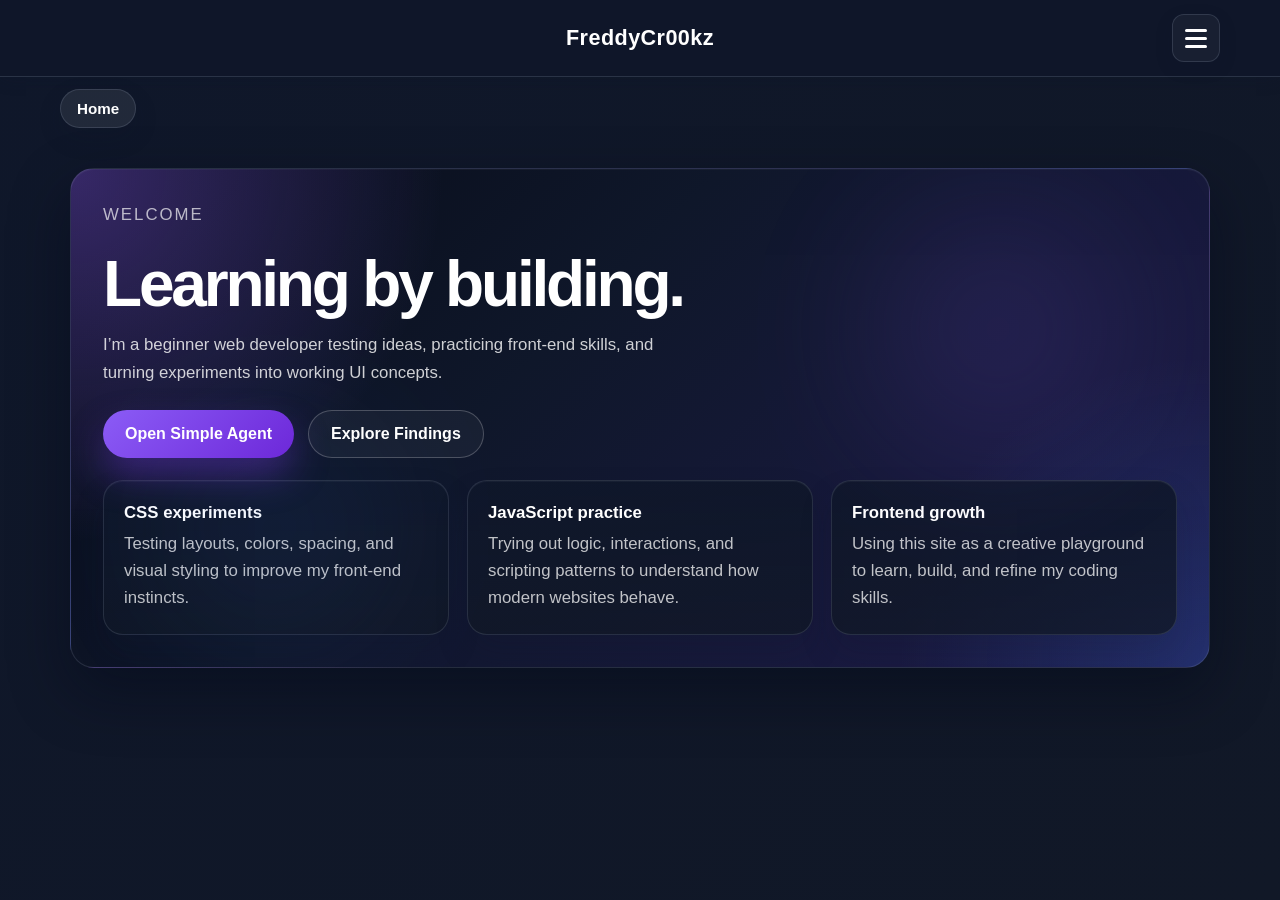
<file: index.html>
<!DOCTYPE html>
<html lang="en">
  <!--
    Home page
    Landing screen with premium hero section, intro copy, and quick links.
  -->
  <head>
    <meta charset="UTF-8" />
    <meta name="viewport" content="width=device-width, initial-scale=1.0" />
    <title>Home</title>
    <link rel="stylesheet" href="stylesheet.css" />
  </head>
  <body>
    <nav class="navbar">
      <div class="navbar-container">
        <div class="logo">FreddyCr00kz</div>

        <button class="burger" id="burgerBtn" aria-label="Open menu" aria-expanded="false">
          <span></span>
          <span></span>
          <span></span>
        </button>

        <ul class="nav-menu" id="navMenu">
          <li><a href="./">Home</a></li>
          <li><a href="HTML/agent.html">Simple Agent</a></li>
          <li class="nav-item nav-dropdown">
            <button type="button" class="nav-dropdown-toggle" aria-expanded="false" aria-controls="findings-menu">
              Findings
            </button>
            <ul class="nav-submenu" id="findings-menu">
              <li><a href="HTML/services.html#core-findings">Core references</a></li>
              <li><a href="HTML/services.html#quick-wins">Helpful scripts</a></li>
            </ul>
          </li>
          <li><a href="HTML/contact.html">About</a></li>
        </ul>
      </div>
    </nav>

    <div class="page-top-bar">
      <nav class="breadcrumb" aria-label="Breadcrumb">
        <a href="./">Home</a>
      </nav>
    </div>

    <main class="page-shell">
      <section class="hero section">
        <div class="hero-content">
          <p class="eyebrow">Welcome</p>
          <h1>Learning by building.</h1>
          <p>I’m a beginner web developer testing ideas, practicing front-end skills, and turning experiments into working UI concepts.</p>
          <div class="hero-actions">
            <a class="primary-button" href="HTML/agent.html">Open Simple Agent</a>
            <a class="secondary-button" href="HTML/services.html">Explore Findings</a>
          </div>
        </div>

        <div class="feature-grid">
          <article class="feature-card">
            <h3>CSS experiments</h3>
            <p>Testing layouts, colors, spacing, and visual styling to improve my front-end instincts.</p>
          </article>
          <article class="feature-card">
            <h3>JavaScript practice</h3>
            <p>Trying out logic, interactions, and scripting patterns to understand how modern websites behave.</p>
          </article>
          <article class="feature-card">
            <h3>Frontend growth</h3>
            <p>Using this site as a creative playground to learn, build, and refine my coding skills.</p>
          </article>
        </div>
      </section>
    </main>

    <script src="JS/burger.js"></script>
  </body>
</html>
</file>
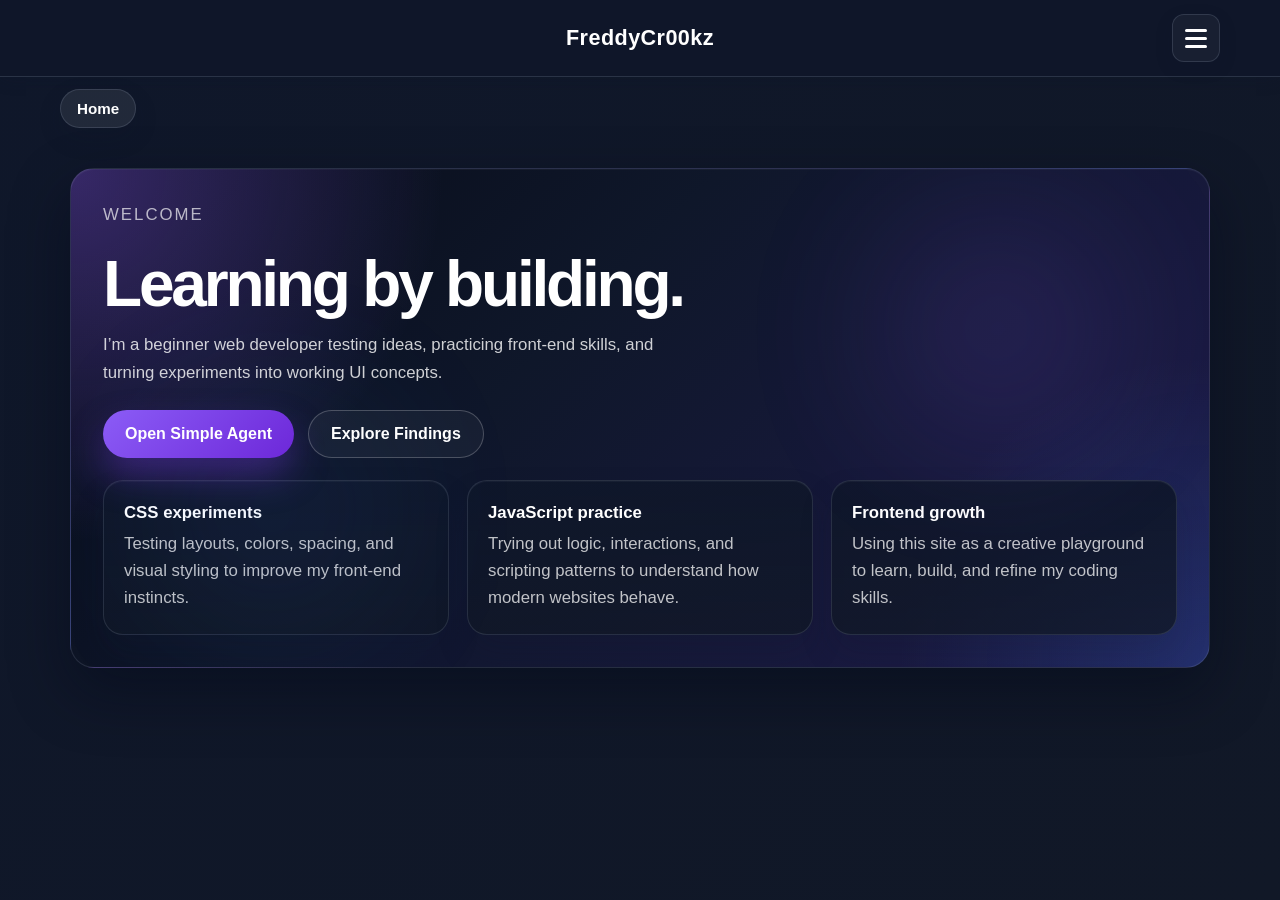
<file: main.html>
<!DOCTYPE html>
<html lang="en">
  <!--
    Redirect page
    Lightweight redirect to the main landing page for the project.
  -->
  <head>
    <meta charset="UTF-8" />
    <meta http-equiv="refresh" content="0; url=HTML/home.html" />
    <title>Redirecting...</title>
    <link rel="stylesheet" href="stylesheet.css" />
  </head>
  <body>
    <p>Redirecting to homepage...</p>
  </body>
</html>
</file>
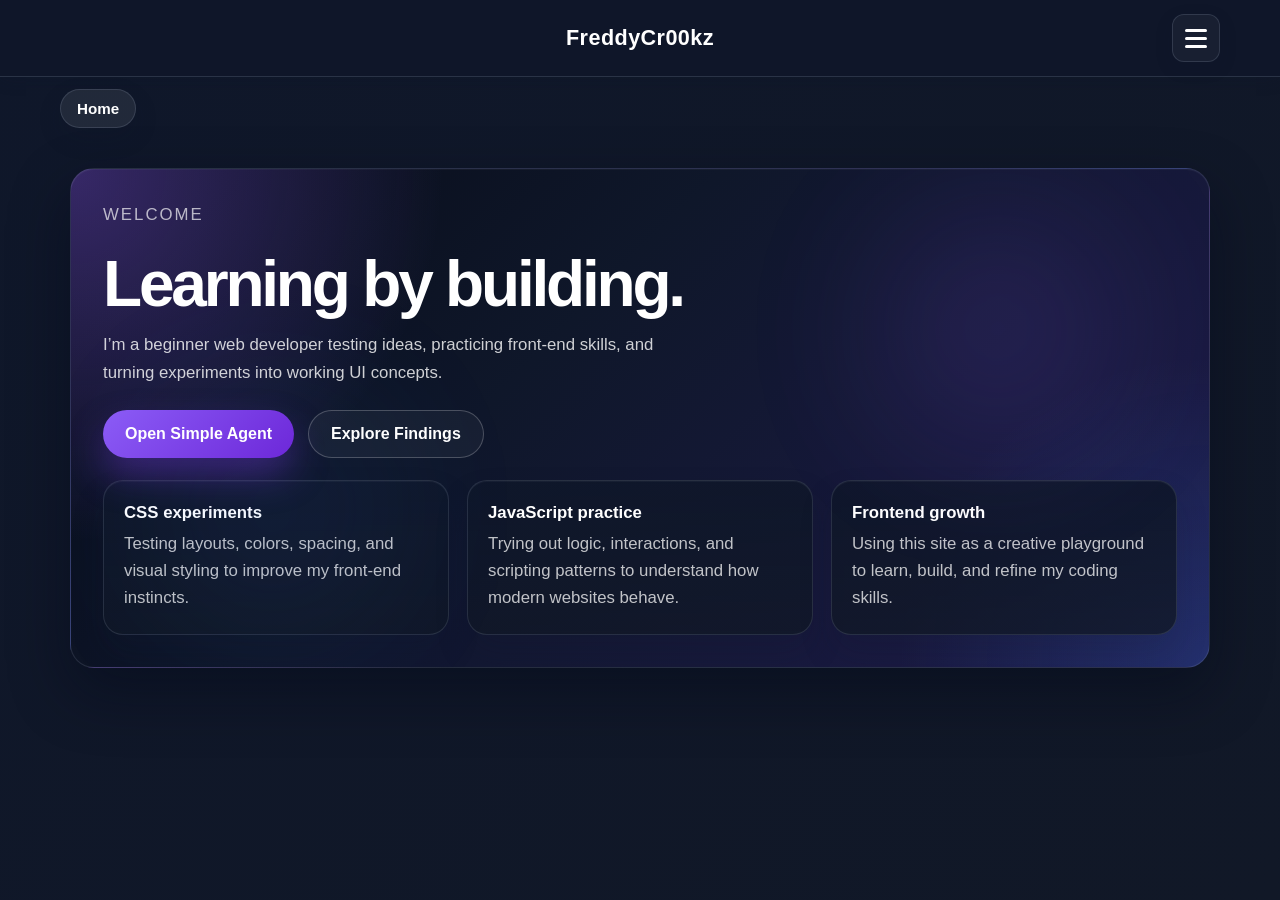
<file: HTML/about.html>
<!DOCTYPE html>
<html lang="en">
  <head>
    <meta charset="UTF-8" />
    <meta name="viewport" content="width=device-width, initial-scale=1.0" />
    <title>Redirecting</title>
    <meta http-equiv="refresh" content="0; url=home.html" />
    <link rel="stylesheet" href="../stylesheet.css" />
  </head>
  <body>
    <main class="page-shell">
      <section class="section">
        <h2>Redirecting...</h2>
        <p>Returning to the home page.</p>
      </section>
    </main>
  </body>
</html>
</file>
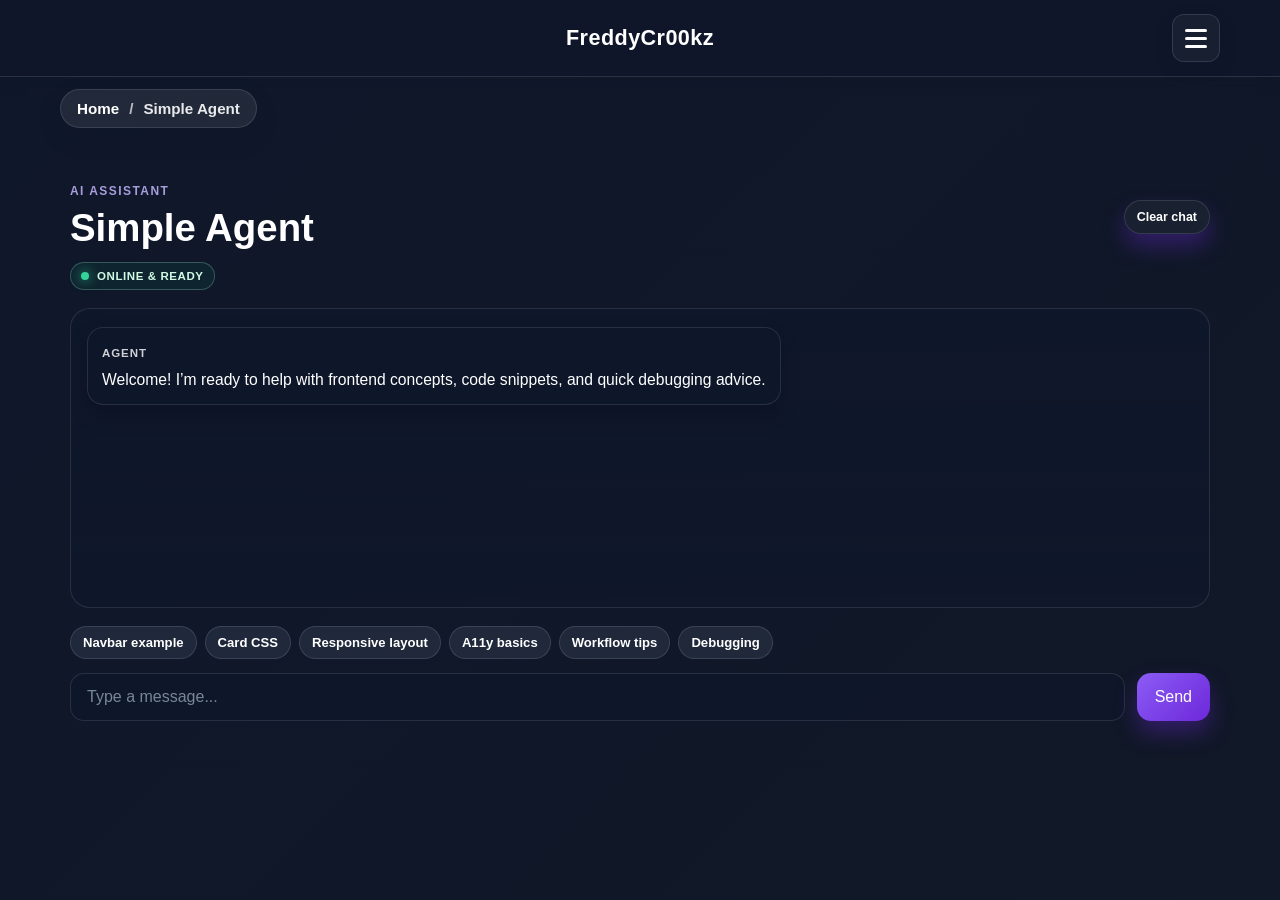
<file: HTML/agent.html>
<!DOCTYPE html>
<html lang="en">
  <!--
    Simple Agent page
    Local chatbot interface with prompt chips, dropdown prompt library, and message board.
  -->
  <head>
    <meta charset="UTF-8" />
    <meta name="viewport" content="width=device-width, initial-scale=1.0" />
    <title>Simple Agent</title>
    <link rel="stylesheet" href="../stylesheet.css" />
  </head>
  <body>
    <!-- Navigation + burger menu -->
    <nav class="navbar">
      <div class="navbar-container">
        <div class="logo">FreddyCr00kz</div>

        <button class="burger" id="burgerBtn" aria-label="Open menu" aria-expanded="false">
          <span></span>
          <span></span>
          <span></span>
        </button>

        <ul class="nav-menu" id="navMenu">
          <li><a href="home.html">Home</a></li>
          <li><a href="agent.html">Simple Agent</a></li>
          <li class="nav-item nav-dropdown">
            <button type="button" class="nav-dropdown-toggle" aria-expanded="false" aria-controls="findings-menu">
              Findings
            </button>
            <ul class="nav-submenu" id="findings-menu">
              <li><a href="services.html#core-findings">Core references</a></li>
              <li><a href="services.html#quick-wins">Helpful scripts</a></li>
            </ul>
          </li>
          <li><a href="contact.html">About</a></li>
        </ul>
      </div>
    </nav>

    <div class="page-top-bar">
      <nav class="breadcrumb" aria-label="Breadcrumb">
        <a href="home.html">Home</a>
        <span class="separator">/</span>
        <span class="current">Simple Agent</span>
      </nav>
    </div>

    <!-- Agent chat app -->
    <main class="page-shell">
      <div class="app agent-card">
        <div class="agent-header">
          <div class="agent-header-row">
            <div>
              <p class="eyebrow eyebrow-light">AI assistant</p>
              <h1>Simple Agent</h1>
            </div>
            <button type="button" class="ghost-button" id="clear-chat">Clear chat</button>
          </div>
          <div class="status-pill"><span class="status-dot"></span>Online & ready</div>
        </div>
        <section id="chat-output" class="chat" aria-live="polite"></section>

        <div class="prompt-row" aria-label="Suggested prompts">
          <button type="button" class="prompt-chip" data-prompt="Give me a simple navbar example">Navbar example</button>
          <button type="button" class="prompt-chip" data-prompt="How do I build a card component in CSS?">Card CSS</button>
          <button type="button" class="prompt-chip" data-prompt="How do I make a responsive layout?">Responsive layout</button>
          <button type="button" class="prompt-chip" data-prompt="What are good accessibility practices in HTML?">A11y basics</button>
          <button type="button" class="prompt-chip" data-prompt="How can I improve my frontend workflow?">Workflow tips</button>
          <button type="button" class="prompt-chip" data-prompt="How do I debug a broken JavaScript script?">Debugging</button>
        </div>

        <div class="composer">
          <input id="user-input" type="text" placeholder="Type a message..." aria-label="Message" />
          <button id="send-button" type="button">Send</button>
        </div>
      </div>
    </main>

    <script src="../JS/burger.js"></script>
    <script src="../JS/agent.js"></script>
  </body>
</html>
</file>
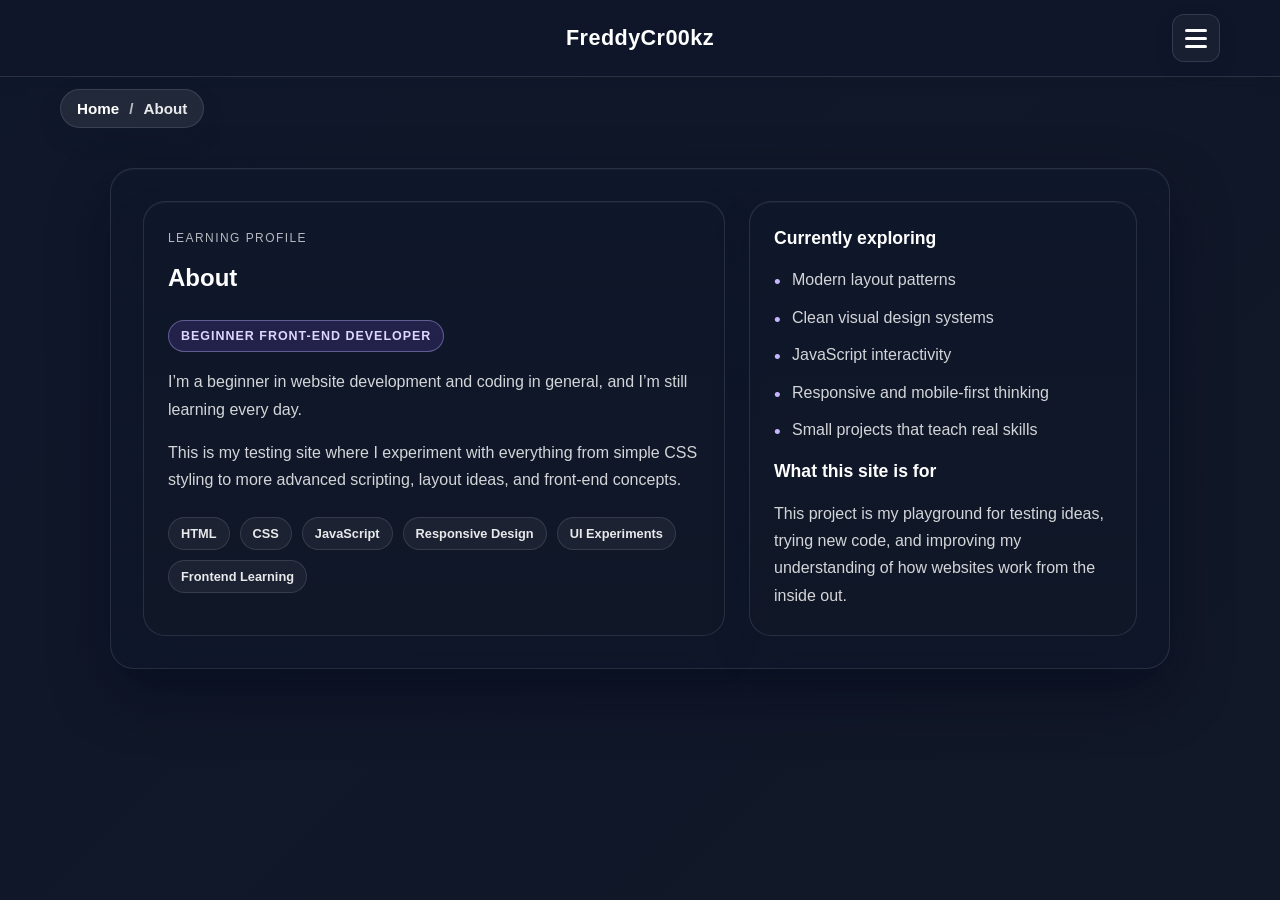
<file: HTML/contact.html>
<!DOCTYPE html>
<html lang="en">
  <!--
    About page
    Personal profile section with learning focus, skill tags, and profile details.
  -->
  <head>
    <meta charset="UTF-8" />
    <meta name="viewport" content="width=device-width, initial-scale=1.0" />
    <title>About</title>
    <link rel="stylesheet" href="../stylesheet.css" />
  </head>
  <body>
    <!-- Navigation + burger menu -->
    <nav class="navbar">
      <div class="navbar-container">
        <div class="logo">FreddyCr00kz</div>

        <button class="burger" id="burgerBtn" aria-label="Open menu" aria-expanded="false">
          <span></span>
          <span></span>
          <span></span>
        </button>

        <ul class="nav-menu" id="navMenu">
          <li><a href="home.html">Home</a></li>
          <li><a href="agent.html">Simple Agent</a></li>
          <li class="nav-item nav-dropdown">
            <button type="button" class="nav-dropdown-toggle" aria-expanded="false" aria-controls="findings-menu">
              Findings
            </button>
            <ul class="nav-submenu" id="findings-menu">
              <li><a href="services.html#core-findings">Core references</a></li>
              <li><a href="services.html#quick-wins">Helpful scripts</a></li>
            </ul>
          </li>
          <li><a href="contact.html">About</a></li>
        </ul>
      </div>
    </nav>

    <div class="page-top-bar">
      <nav class="breadcrumb" aria-label="Breadcrumb">
        <a href="home.html">Home</a>
        <span class="separator">/</span>
        <span class="current">About</span>
      </nav>
    </div>

    <!-- About content -->
    <main class="page-shell about-page">
      <section class="section about-layout">
        <div class="about-card profile-panel">
          <p class="eyebrow">Learning profile</p>
          <h2>About</h2>
          <div class="profile-badge">Beginner Front-End Developer</div>
          <p>I’m a beginner in website development and coding in general, and I’m still learning every day.</p>
          <p>This is my testing site where I experiment with everything from simple CSS styling to more advanced scripting, layout ideas, and front-end concepts.</p>

          <div class="skill-list" aria-label="Skills and topics">
            <span class="skill-pill">HTML</span>
            <span class="skill-pill">CSS</span>
            <span class="skill-pill">JavaScript</span>
            <span class="skill-pill">Responsive Design</span>
            <span class="skill-pill">UI Experiments</span>
            <span class="skill-pill">Frontend Learning</span>
          </div>
        </div>

        <div class="about-card details-panel">
          <h3>Currently exploring</h3>
          <ul class="about-list">
            <li>Modern layout patterns</li>
            <li>Clean visual design systems</li>
            <li>JavaScript interactivity</li>
            <li>Responsive and mobile-first thinking</li>
            <li>Small projects that teach real skills</li>
          </ul>

          <h3>What this site is for</h3>
          <p>This project is my playground for testing ideas, trying new code, and improving my understanding of how websites work from the inside out.</p>
        </div>
      </section>
    </main>

    <script src="../JS/burger.js"></script>
  </body>
</html>
</file>
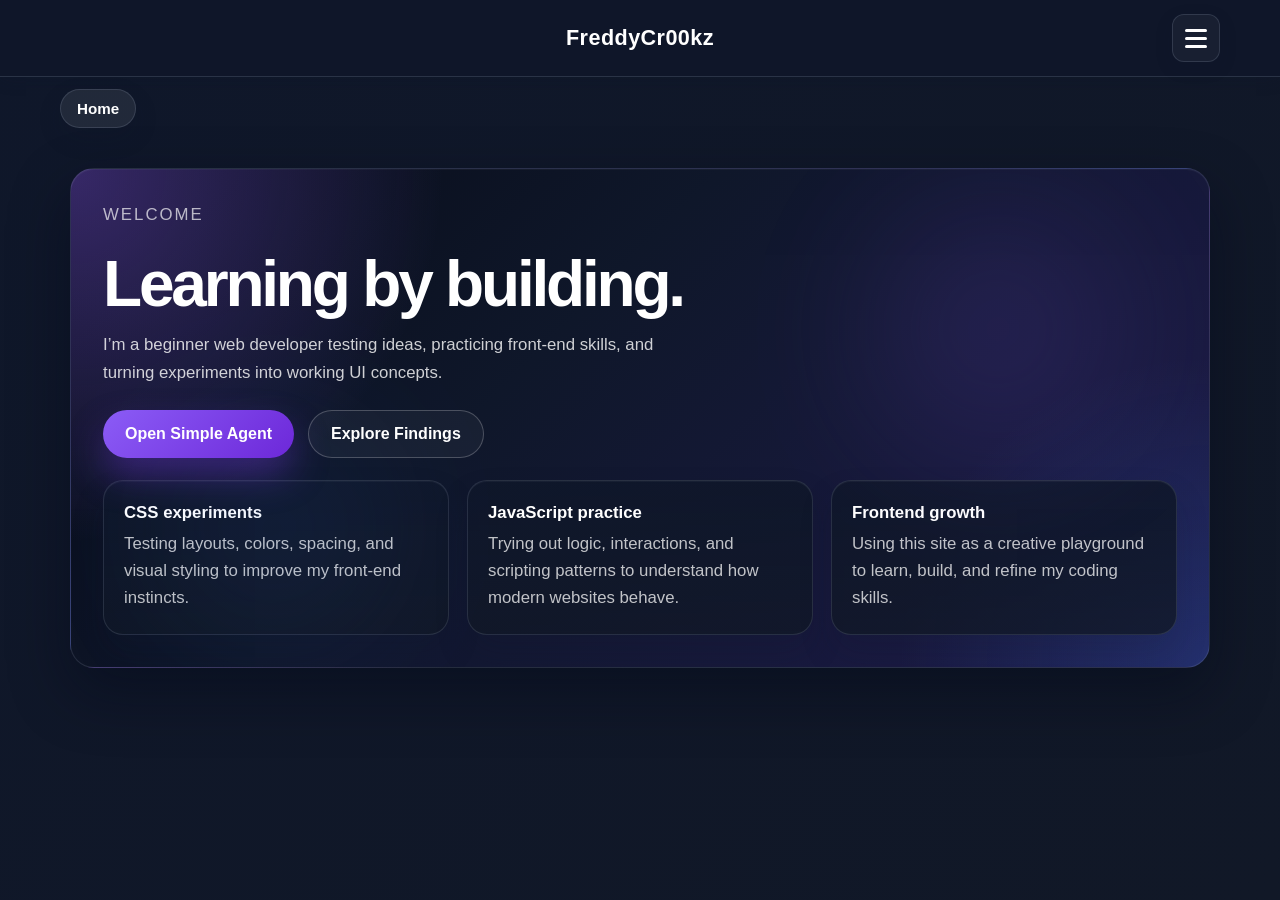
<file: HTML/home.html>
<!DOCTYPE html>
<html lang="en">
  <!--
    Home page
    Landing screen with premium hero section, intro copy, and quick links.
  -->
  <head>
    <meta charset="UTF-8" />
    <meta name="viewport" content="width=device-width, initial-scale=1.0" />
    <title>Home</title>
    <link rel="stylesheet" href="../stylesheet.css" />
  </head>
  <body>
    <!-- Navigation + burger menu -->
    <nav class="navbar">
      <div class="navbar-container">
        <div class="logo">FreddyCr00kz</div>

        <button class="burger" id="burgerBtn" aria-label="Open menu" aria-expanded="false">
          <span></span>
          <span></span>
          <span></span>
        </button>

        <ul class="nav-menu" id="navMenu">
          <li><a href="../index.html">Home</a></li>
          <li><a href="agent.html">Simple Agent</a></li>
          <li class="nav-item nav-dropdown">
            <button type="button" class="nav-dropdown-toggle" aria-expanded="false" aria-controls="findings-menu">
              Findings
            </button>
            <ul class="nav-submenu" id="findings-menu">
              <li><a href="services.html#core-findings">Core references</a></li>
              <li><a href="services.html#quick-wins">Helpful scripts</a></li>
            </ul>
          </li>
          <li><a href="contact.html">About</a></li>
        </ul>
      </div>
    </nav>

    <div class="page-top-bar">
      <nav class="breadcrumb" aria-label="Breadcrumb">
        <a href="../index.html">Home</a>
      </nav>
    </div>

    <!-- Main landing section -->
    <main class="page-shell">
      <section class="hero section">
        <div class="hero-content">
          <p class="eyebrow">Welcome</p>
          <h1>Learning by building.</h1>
          <p>I’m a beginner web developer testing ideas, practicing front-end skills, and turning experiments into working UI concepts.</p>
          <div class="hero-actions">
            <a class="primary-button" href="agent.html">Open Simple Agent</a>
            <a class="secondary-button" href="services.html">Explore Findings</a>
          </div>
        </div>

        <div class="feature-grid">
          <article class="feature-card">
            <h3>CSS experiments</h3>
            <p>Testing layouts, colors, spacing, and visual styling to improve my front-end instincts.</p>
          </article>
          <article class="feature-card">
            <h3>JavaScript practice</h3>
            <p>Trying out logic, interactions, and scripting patterns to understand how modern websites behave.</p>
          </article>
          <article class="feature-card">
            <h3>Frontend growth</h3>
            <p>Using this site as a creative playground to learn, build, and refine my coding skills.</p>
          </article>
        </div>
      </section>
    </main>

    <script src="../JS/burger.js"></script>
  </body>
</html>
</file>
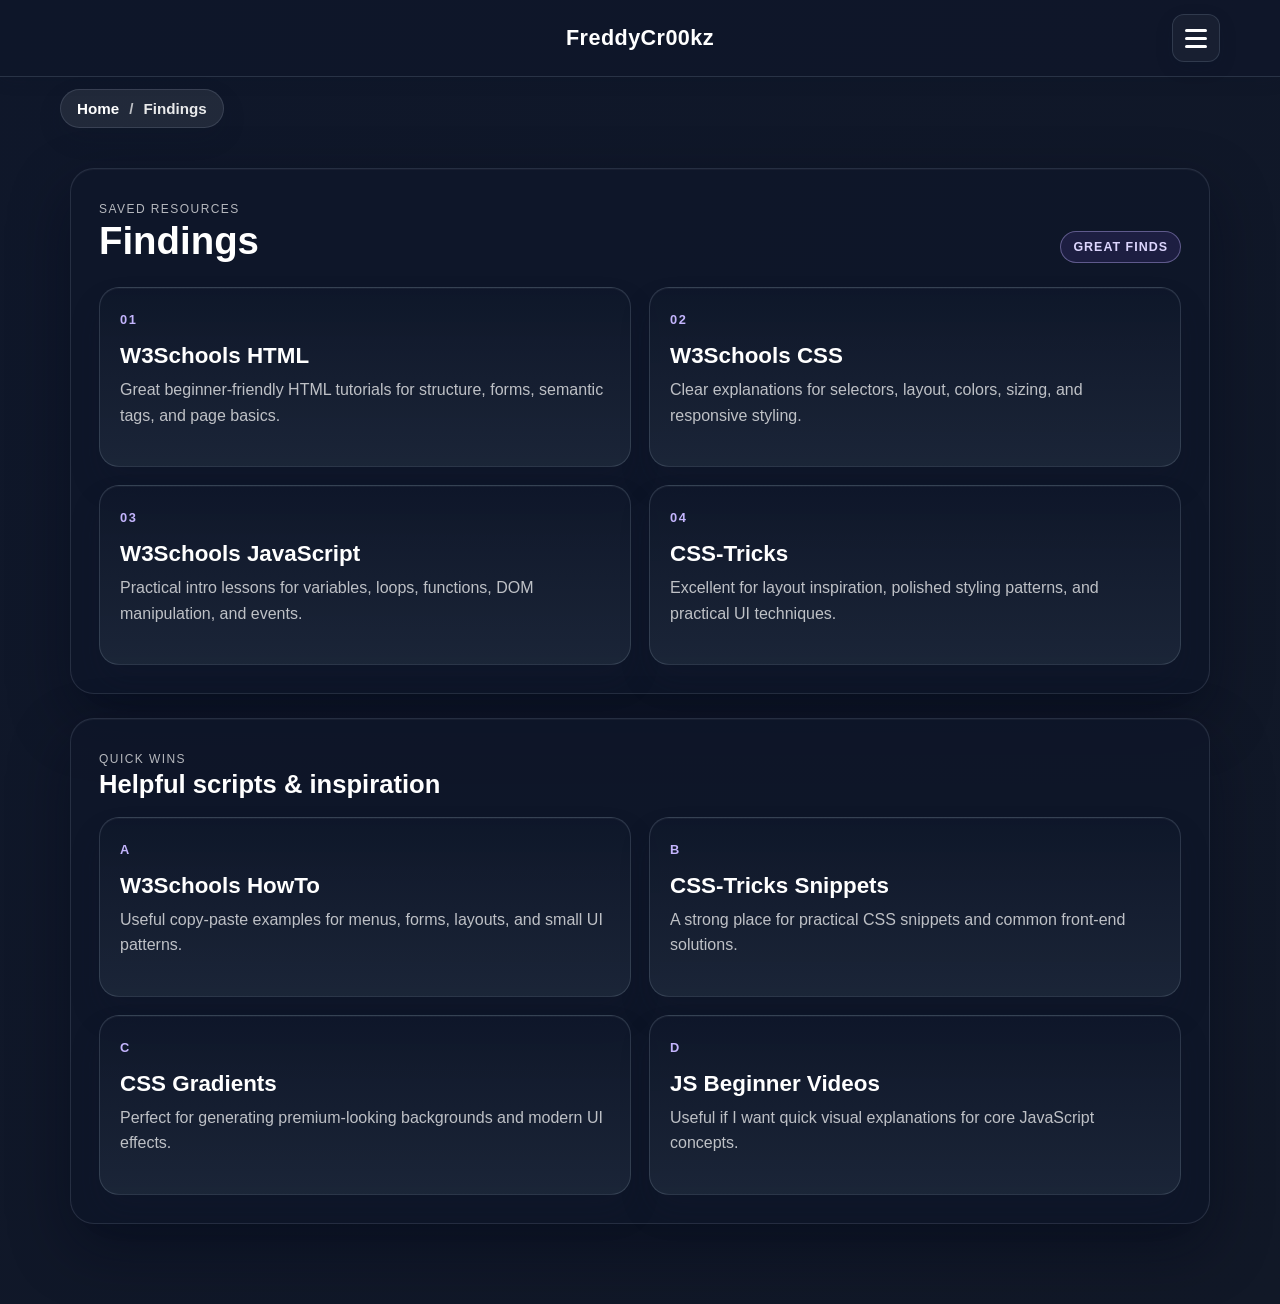
<file: HTML/services.html>
<!DOCTYPE html>
<html lang="en">
  <!--
    Findings page
    Resource library page for references, tutorials, scripts, and inspiration links.
  -->
  <head>
    <meta charset="UTF-8" />
    <meta name="viewport" content="width=device-width, initial-scale=1.0" />
    <title>Findings</title>
    <link rel="stylesheet" href="../stylesheet.css" />
  </head>
  <body>
    <!-- Navigation + burger menu -->
    <nav class="navbar">
      <div class="navbar-container">
        <div class="logo">FreddyCr00kz</div>

        <button class="burger" id="burgerBtn" aria-label="Open menu" aria-expanded="false">
          <span></span>
          <span></span>
          <span></span>
        </button>

        <ul class="nav-menu" id="navMenu">
          <li><a href="home.html">Home</a></li>
          <li><a href="agent.html">Simple Agent</a></li>
          <li class="nav-item nav-dropdown open">
            <button type="button" class="nav-dropdown-toggle" aria-expanded="true" aria-controls="findings-menu">
              Findings
            </button>
            <ul class="nav-submenu" id="findings-menu">
              <li><a href="#core-findings">Core references</a></li>
              <li><a href="#quick-wins">Helpful scripts</a></li>
            </ul>
          </li>
          <li><a href="contact.html">About</a></li>
        </ul>
      </div>
    </nav>

    <div class="page-top-bar">
      <nav class="breadcrumb" aria-label="Breadcrumb">
        <a href="home.html">Home</a>
        <span class="separator">/</span>
        <span class="current">Findings</span>
      </nav>
    </div>

    <!-- Findings cards -->
    <main class="page-shell">
      <section id="core-findings" class="section tutorial-section">
        <div class="section-heading-row">
          <div>
            <p class="eyebrow">Saved resources</p>
            <h2>Findings</h2>
          </div>
          <span class="tutorial-pill">Great finds</span>
        </div>

        <div class="tutorial-grid">
          <a class="tutorial-card" href="https://www.w3schools.com/html/default.asp" target="_blank" rel="noreferrer">
            <span class="tutorial-number">01</span>
            <h3>W3Schools HTML</h3>
            <p>Great beginner-friendly HTML tutorials for structure, forms, semantic tags, and page basics.</p>
          </a>

          <a class="tutorial-card" href="https://www.w3schools.com/css/default.asp" target="_blank" rel="noreferrer">
            <span class="tutorial-number">02</span>
            <h3>W3Schools CSS</h3>
            <p>Clear explanations for selectors, layout, colors, sizing, and responsive styling.</p>
          </a>

          <a class="tutorial-card" href="https://www.w3schools.com/js/default.asp" target="_blank" rel="noreferrer">
            <span class="tutorial-number">03</span>
            <h3>W3Schools JavaScript</h3>
            <p>Practical intro lessons for variables, loops, functions, DOM manipulation, and events.</p>
          </a>

          <a class="tutorial-card" href="https://css-tricks.com/" target="_blank" rel="noreferrer">
            <span class="tutorial-number">04</span>
            <h3>CSS-Tricks</h3>
            <p>Excellent for layout inspiration, polished styling patterns, and practical UI techniques.</p>
          </a>
        </div>
      </section>

      <section id="quick-wins" class="section tutorial-section resource-section">
        <div class="section-heading-row small-gap">
          <div>
            <p class="eyebrow">Quick wins</p>
            <h3>Helpful scripts & inspiration</h3>
          </div>
        </div>

        <div class="tutorial-grid">
          <a class="tutorial-card" href="https://www.w3schools.com/howto/default.asp" target="_blank" rel="noreferrer">
            <span class="tutorial-number">A</span>
            <h3>W3Schools HowTo</h3>
            <p>Useful copy-paste examples for menus, forms, layouts, and small UI patterns.</p>
          </a>

          <a class="tutorial-card" href="https://css-tricks.com/snippets/" target="_blank" rel="noreferrer">
            <span class="tutorial-number">B</span>
            <h3>CSS-Tricks Snippets</h3>
            <p>A strong place for practical CSS snippets and common front-end solutions.</p>
          </a>

          <a class="tutorial-card" href="https://cssgradient.io/" target="_blank" rel="noreferrer">
            <span class="tutorial-number">C</span>
            <h3>CSS Gradients</h3>
            <p>Perfect for generating premium-looking backgrounds and modern UI effects.</p>
          </a>

          <a class="tutorial-card" href="https://www.youtube.com/results?search_query=javascript+for+beginners" target="_blank" rel="noreferrer">
            <span class="tutorial-number">D</span>
            <h3>JS Beginner Videos</h3>
            <p>Useful if I want quick visual explanations for core JavaScript concepts.</p>
          </a>
        </div>
      </section>
    </main>

    <script src="../JS/burger.js"></script>
  </body>
</html>
</file>
<file: stylesheet.css>
/* ------------------------------
   GLOBAL DESIGN TOKENS
   Shared color variables and theme defaults used across the site.
   ------------------------------ */
:root {
  --ink-900: #0f172a;
  --ink-800: #111827;
  --ink-700: #1f2937;
  --slate-600: #475569;
  --slate-500: #64748b;
  --slate-400: #94a3b8;
  --white: #ffffff;
  --cloud: #f8fafc;
  --violet-600: #8b5cf6;
  --violet-700: #6d28d9;
  --violet-soft: rgba(139, 92, 246, 0.12);
  --shadow: rgba(15, 23, 42, 0.18);
  --border: rgba(148, 163, 184, 0.2);
  --bg-main: linear-gradient(135deg, var(--ink-900), var(--ink-800));
  --navbar-bg: rgba(15, 23, 42, 0.94);
  --text-main: #e2e8f0;
  --btn-primary: var(--violet-600);
  --btn-primary-dark: var(--violet-700);
}

/* ------------------------------
   BASE RESET + BODY
   Normalize spacing and set the base page typography/background.
   ------------------------------ */
* {
  margin: 0;
  padding: 0;
  box-sizing: border-box;
}

html {
  scroll-behavior: smooth;
}

body {
  min-height: 100vh;
  background: var(--bg-main);
  color: var(--text-main);
  font-family: Arial, Helvetica, sans-serif;
}

button,
input {
  font: inherit;
}

/* ------------------------------
   SHARED PAGE SHELL
   Common container layout for all sections and content wrappers.
   ------------------------------ */
.page-shell {
  max-width: 1180px;
  margin: 40px auto 80px;
  padding: 0 20px;
}

.section {
  background: linear-gradient(180deg, rgba(15, 23, 42, 0.95), rgba(15, 23, 42, 0.8));
  color: var(--white);
  border-radius: 24px;
  padding: 32px;
  margin-bottom: 24px;
  border: 1px solid rgba(148, 163, 184, 0.18);
  box-shadow: 0 24px 60px rgba(2, 6, 23, 0.42), inset 0 1px 0 rgba(255, 255, 255, 0.04);
}

.section h2 {
  margin-top: 0;
  margin-bottom: 12px;
  color: var(--white);
}

.section p {
  margin: 0;
  line-height: 1.7;
  color: rgba(255, 255, 255, 0.82);
}

/* ------------------------------
   NAVIGATION BAR
   Sticky header, brand text, and burger menu styles.
   ------------------------------ */
.navbar {
  background: var(--navbar-bg);
  position: sticky;
  top: 0;
  z-index: 50;
  border-bottom: 1px solid var(--border);
  box-shadow: 0 2px 16px var(--shadow);
}

.navbar-container {
  max-width: 1200px;
  margin: 0 auto;
  display: grid;
  grid-template-columns: 1fr auto 1fr;
  align-items: center;
  position: relative;
  gap: 16px;
  padding: 14px 20px;
}

.logo {
  grid-column: 2;
  justify-self: center;
  color: var(--white);
  font-size: 1.35rem;
  font-weight: 700;
  letter-spacing: 0.02em;
  text-align: center;
}

.nav-menu {
  position: absolute;
  top: calc(100% + 12px);
  right: 20px;
  display: none;
  flex-direction: column;
  gap: 8px;
  width: min(280px, calc(100vw - 40px));
  padding: 12px;
  list-style: none;
  border: 1px solid var(--border);
  border-radius: 16px;
  background: rgba(15, 23, 42, 0.98);
  box-shadow: 0 20px 38px rgba(15, 23, 42, 0.28);
  z-index: 25;
}

.nav-menu.active {
  display: flex;
}

.nav-menu li,
.nav-item {
  list-style: none;
}

.nav-dropdown {
  position: relative;
}

.nav-dropdown-toggle {
  display: flex;
  align-items: center;
  justify-content: space-between;
  width: 100%;
  padding: 12px 14px;
  border: none;
  border-radius: 12px;
  background: transparent;
  color: var(--white);
  font-size: 1rem;
  font-weight: 600;
  text-align: left;
  box-shadow: none;
}

.nav-dropdown-toggle::after {
  content: "▾";
  font-size: 0.8rem;
  transition: transform 0.2s ease;
}

.nav-dropdown.open .nav-dropdown-toggle::after {
  transform: rotate(180deg);
}

.nav-dropdown-toggle:hover,
.nav-dropdown.open .nav-dropdown-toggle {
  background: var(--violet-soft);
}

.nav-menu a,
.nav-submenu a {
  display: block;
  padding: 12px 14px;
  border-radius: 12px;
  color: var(--white);
  text-decoration: none;
  font-size: 1rem;
  font-weight: 600;
  transition: background 0.2s ease, transform 0.2s ease;
}

.nav-menu a:hover,
.nav-submenu a:hover {
  background: var(--violet-soft);
  color: var(--white);
  transform: translateX(2px);
}

.nav-submenu {
  display: none;
  flex-direction: column;
  gap: 4px;
  margin-top: 6px;
  padding-left: 10px;
  list-style: none;
}

.nav-dropdown.open .nav-submenu {
  display: flex;
}

.nav-submenu a {
  padding: 10px 12px;
  font-size: 0.92rem;
  background: rgba(255, 255, 255, 0.02);
}

.burger {
  grid-column: 3;
  justify-self: end;
  display: flex;
  flex-direction: column;
  justify-content: center;
  align-items: center;
  gap: 5px;
  width: 48px;
  height: 48px;
  padding: 10px;
  border: 1px solid var(--border);
  border-radius: 12px;
  background: rgba(255, 255, 255, 0.04);
  box-shadow: 0 6px 18px rgba(15, 23, 42, 0.14);
  cursor: pointer;
  transition: background 0.2s ease, transform 0.2s ease;
}

.burger:hover {
  background: rgba(255, 255, 255, 0.08);
  transform: translateY(-1px);
}

.burger span {
  display: block;
  width: 22px;
  height: 3px;
  border-radius: 999px;
  background: var(--white);
  transition: transform 0.25s ease, opacity 0.25s ease;
}

.burger.active span:nth-child(1) {
  transform: rotate(45deg) translate(5px, 5px);
}

.burger.active span:nth-child(2) {
  opacity: 0;
}

.burger.active span:nth-child(3) {
  transform: rotate(-45deg) translate(5px, -5px);
}

.page-top-bar {
  max-width: 1200px;
  margin: 12px auto 0;
  padding: 0 20px;
  display: flex;
  justify-content: flex-start;
}

.breadcrumb {
  display: inline-flex;
  align-items: center;
  gap: 10px;
  padding: 10px 16px;
  border: 1px solid var(--border);
  border-radius: 999px;
  background: rgba(255, 255, 255, 0.08);
  box-shadow: 0 10px 26px rgba(15, 23, 42, 0.12);
  font-size: 0.95rem;
  font-weight: 600;
}

.breadcrumb a {
  color: var(--white);
  text-decoration: none;
  transition: opacity 0.2s ease;
}

.breadcrumb a:hover {
  opacity: 0.8;
}

.breadcrumb .separator {
  color: rgba(255, 255, 255, 0.7);
}

.breadcrumb .current {
  color: rgba(255, 255, 255, 0.9);
}

/* ------------------------------
   HOMEPAGE HERO + FEATURE GRID
   Main landing layout, intro text, CTAs, and premium feature cards.
   ------------------------------ */
.hero {
  position: relative;
  overflow: hidden;
  display: grid;
  align-items: center;
  min-height: 420px;
  background: radial-gradient(circle at top left, rgba(139, 92, 246, 0.36), transparent 30%),
              radial-gradient(circle at bottom right, rgba(59, 130, 246, 0.2), transparent 25%),
              linear-gradient(135deg, #070b17 0%, #0f172a 40%, #1e1b4b 100%);
  color: var(--white);
}

.hero::before,
.hero::after {
  content: "";
  position: absolute;
  border-radius: 50%;
  filter: blur(80px);
  opacity: 0.45;
  pointer-events: none;
}

.hero::before {
  top: 40px;
  right: 8%;
  width: 240px;
  height: 240px;
  background: rgba(139, 92, 246, 0.32);
  animation: floatGlow 8s ease-in-out infinite alternate;
}

.hero::after {
  left: 8%;
  bottom: 30px;
  width: 220px;
  height: 220px;
  background: rgba(59, 130, 246, 0.22);
  animation: floatGlow 10s ease-in-out infinite alternate-reverse;
}

@keyframes floatGlow {
  0% { transform: translateY(0) scale(1); }
  100% { transform: translateY(-18px) scale(1.08); }
}

.hero-content {
  position: relative;
  z-index: 1;
  max-width: 620px;
}

.eyebrow {
  margin: 0 0 12px;
  opacity: 0.85;
  font-size: 0.75rem;
  letter-spacing: 0.12em;
  text-transform: uppercase;
}

.hero h1 {
  margin: 0 0 14px;
  color: var(--white);
  font-size: clamp(2.6rem, 5vw, 4.2rem);
  line-height: 1.02;
  letter-spacing: -0.05em;
}

.hero p {
  max-width: 560px;
  margin: 0 0 22px;
  color: rgba(255, 255, 255, 0.8);
  font-size: 1.05rem;
  line-height: 1.7;
}

.hero-actions {
  display: flex;
  flex-wrap: wrap;
  gap: 14px;
}

/* ------------------------------
   COMMON BUTTON STYLES
   Shared button treatment for CTA links and interactive controls.
   ------------------------------ */
.primary-button,
.secondary-button,
button {
  border: none;
  border-radius: 14px;
  background: linear-gradient(135deg, var(--btn-primary), var(--btn-primary-dark));
  color: var(--white);
  cursor: pointer;
  font-size: 1rem;
  padding: 12px 18px;
  transition: transform 0.2s ease, filter 0.2s ease, box-shadow 0.2s ease;
  box-shadow: 0 12px 22px rgba(109, 40, 217, 0.35);
}

.primary-button {
  display: inline-flex;
  align-items: center;
  justify-content: center;
  padding: 14px 22px;
  border-radius: 999px;
  font-weight: 700;
  text-decoration: none;
  box-shadow: 0 18px 36px rgba(124, 58, 237, 0.35);
}

.primary-button:hover,
button:hover {
  filter: brightness(1.08);
  transform: translateY(-1px);
}

.secondary-button {
  display: inline-flex;
  align-items: center;
  justify-content: center;
  padding: 14px 22px;
  border: 1px solid rgba(255, 255, 255, 0.22);
  border-radius: 999px;
  background: rgba(255, 255, 255, 0.04);
  color: var(--white);
  font-weight: 700;
  text-decoration: none;
  box-shadow: none;
}

.secondary-button:hover {
  transform: translateY(-2px);
  background: rgba(255, 255, 255, 0.08);
}

.feature-grid {
  display: grid;
  grid-template-columns: repeat(3, minmax(0, 1fr));
  gap: 18px;
  margin-top: 22px;
}

.feature-card {
  padding: 22px 20px;
  border: 1px solid rgba(148, 163, 184, 0.18);
  border-radius: 20px;
  background: linear-gradient(180deg, rgba(15, 23, 42, 0.9), rgba(17, 24, 39, 0.8));
  box-shadow: 0 18px 32px rgba(15, 23, 42, 0.18), inset 0 1px 0 rgba(255, 255, 255, 0.04);
}

.feature-card h3 {
  margin: 0 0 8px;
  color: var(--white);
  font-size: 1.05rem;
}

.feature-card p {
  margin: 0;
  color: rgba(255, 255, 255, 0.74);
  line-height: 1.6;
}

/* ------------------------------
   ABOUT PAGE
   Personal profile block with badge, skill pills, and supportive text.
   ------------------------------ */
.about-page {
  max-width: 1100px;
}

.about-layout {
  display: grid;
  grid-template-columns: 1.2fr 0.8fr;
  gap: 24px;
  align-items: stretch;
}

.about-card {
  padding: 26px 24px;
  border: 1px solid rgba(148, 163, 184, 0.18);
  border-radius: 22px;
  background: linear-gradient(180deg, rgba(15, 23, 42, 0.9), rgba(17, 24, 39, 0.82));
  box-shadow: 0 20px 38px rgba(15, 23, 42, 0.2), inset 0 1px 0 rgba(255, 255, 255, 0.04);
}

.profile-panel {
  display: flex;
  flex-direction: column;
  gap: 16px;
}

.profile-badge {
  display: inline-flex;
  align-self: flex-start;
  padding: 8px 12px;
  border: 1px solid rgba(196, 181, 253, 0.4);
  border-radius: 999px;
  background: rgba(139, 92, 246, 0.16);
  color: #ddd6fe;
  font-size: 0.78rem;
  font-weight: 700;
  letter-spacing: 0.08em;
  text-transform: uppercase;
}

.skill-list {
  display: flex;
  flex-wrap: wrap;
  gap: 10px;
  margin-top: 8px;
}

.skill-pill {
  padding: 8px 12px;
  border: 1px solid rgba(148, 163, 184, 0.2);
  border-radius: 999px;
  background: rgba(255, 255, 255, 0.05);
  color: rgba(255, 255, 255, 0.9);
  font-size: 0.8rem;
  font-weight: 600;
}

.details-panel {
  display: flex;
  flex-direction: column;
  justify-content: center;
  gap: 18px;
}

.details-panel h3 {
  margin: 0;
  color: var(--white);
  font-size: 1.1rem;
}

.about-list {
  display: grid;
  gap: 12px;
  margin: 0;
  padding: 0;
  list-style: none;
}

.about-list li {
  position: relative;
  padding-left: 18px;
  color: rgba(255, 255, 255, 0.82);
  line-height: 1.6;
}

.about-list li::before {
  content: "•";
  position: absolute;
  left: 0;
  color: #c4b5fd;
  font-size: 1.2rem;
}

/* ------------------------------
   AI AGENT CHAT STYLES
   Layout for the chat interface and reusable prompt controls.
   ------------------------------ */
.agent-card {
  margin: 56px auto 80px;
  color: var(--white);
}

.agent-header {
  margin-bottom: 18px;
}

.agent-header-row {
  display: flex;
  align-items: flex-start;
  justify-content: space-between;
  gap: 12px;
}

.eyebrow-light {
  margin-bottom: 8px;
  color: #c4b5fd;
  font-weight: 700;
  letter-spacing: 0.12em;
  text-transform: uppercase;
}

.agent-card h1 {
  margin: 0;
  color: var(--white);
  font-size: clamp(2rem, 3vw, 2.6rem);
}

.status-pill {
  display: inline-flex;
  align-items: center;
  gap: 8px;
  margin-top: 12px;
  padding: 7px 10px;
  border: 1px solid rgba(167, 243, 208, 0.25);
  border-radius: 999px;
  background: rgba(16, 185, 129, 0.08);
  color: #d1fae5;
  font-size: 0.72rem;
  font-weight: 700;
  letter-spacing: 0.05em;
  text-transform: uppercase;
}

.status-dot {
  width: 8px;
  height: 8px;
  border-radius: 50%;
  background: #34d399;
  box-shadow: 0 0 12px rgba(52, 211, 153, 0.9);
}

.ghost-button {
  align-self: center;
  padding: 9px 12px;
  border: 1px solid rgba(148, 163, 184, 0.2);
  border-radius: 999px;
  background: rgba(255, 255, 255, 0.04);
  color: var(--white);
  font-size: 0.78rem;
  font-weight: 700;
  cursor: pointer;
  transition: background 0.2s ease, transform 0.2s ease;
}

.ghost-button:hover {
  background: rgba(255, 255, 255, 0.08);
  transform: translateY(-1px);
}

.chat {
  display: flex;
  flex-direction: column;
  gap: 12px;
  min-height: 300px;
  max-height: 440px;
  padding: 18px 16px;
  border: 1px solid rgba(148, 163, 184, 0.18);
  border-radius: 20px;
  background: linear-gradient(180deg, rgba(15, 23, 42, 0.9), rgba(15, 23, 42, 0.75));
  overflow-y: auto;
  scrollbar-width: thin;
  scrollbar-color: rgba(139, 92, 246, 0.6) rgba(15, 23, 42, 0.8);
}

.message-row {
  display: flex;
  width: 100%;
}

.message-row.user {
  justify-content: flex-end;
}

.message-row.agent {
  justify-content: flex-start;
}

.message {
  max-width: 78%;
  padding: 12px 14px;
  border-radius: 16px;
  box-shadow: 0 10px 20px rgba(2, 6, 23, 0.2);
  font-size: 0.98rem;
  line-height: 1.5;
  word-wrap: break-word;
  white-space: pre-wrap;
}

.message.user {
  background: linear-gradient(135deg, var(--violet-600), var(--violet-700));
  color: var(--white);
}

.message.agent {
  border: 1px solid rgba(148, 163, 184, 0.18);
  background: rgba(15, 23, 42, 0.7);
  color: var(--white);
}

.message-meta {
  display: inline-block;
  margin-bottom: 6px;
  font-size: 0.72rem;
  font-weight: 700;
  letter-spacing: 0.08em;
  text-transform: uppercase;
  opacity: 0.8;
}

.message-content {
  display: block;
}

.message pre,
.message code {
  font-family: Consolas, "Courier New", monospace;
}

.message a {
  color: #c4b5fd;
  text-decoration: underline;
  word-break: break-word;
}

.message a:hover {
  color: #ddd6fe;
}

.code-block {
  display: block;
  margin-top: 10px;
}

.code-block-label {
  display: inline-block;
  margin: 8px 0 6px;
  font-size: 0.72rem;
  font-weight: 700;
  letter-spacing: 0.08em;
  text-transform: uppercase;
  color: #c4b5fd;
}

.code-intro {
  margin-bottom: 8px;
  color: rgba(255, 255, 255, 0.86);
}

.message pre {
  margin: 0;
  padding: 12px 14px;
  border: 1px solid rgba(148, 163, 184, 0.18);
  border-radius: 12px 12px 0 0;
  background: rgba(2, 6, 23, 0.8);
  color: #e2e8f0;
  white-space: pre-wrap;
  word-break: break-word;
  overflow-x: auto;
}

.message pre code {
  background: transparent;
  color: inherit;
  padding: 0;
}

.copy-code-btn {
  display: inline-flex;
  align-items: center;
  justify-content: center;
  width: 100%;
  padding: 8px 12px;
  border: 1px solid rgba(148, 163, 184, 0.2);
  border-top: none;
  border-radius: 0 0 12px 12px;
  background: rgba(139, 92, 246, 0.12);
  color: var(--white);
  font-size: 0.78rem;
  font-weight: 700;
  letter-spacing: 0.04em;
  text-transform: uppercase;
  cursor: pointer;
}

.copy-code-btn:hover {
  background: rgba(139, 92, 246, 0.2);
}

.typing {
  display: inline-flex;
  align-items: center;
  gap: 6px;
}

.typing-dots {
  letter-spacing: 0.2em;
  animation: pulseDots 1.2s ease-in-out infinite;
}

@keyframes pulseDots {
  0%, 100% { opacity: 0.4; }
  50% { opacity: 1; }
}

.prompt-row {
  display: flex;
  flex-wrap: wrap;
  gap: 8px;
  margin: 18px 0 14px;
}

.prompt-chip {
  padding: 8px 12px;
  border: 1px solid rgba(148, 163, 184, 0.22);
  border-radius: 999px;
  background: rgba(148, 163, 184, 0.12);
  color: var(--white);
  font-size: 0.82rem;
  font-weight: 600;
  box-shadow: none;
}

.prompt-chip:hover {
  border-color: rgba(196, 181, 253, 0.45);
  background: rgba(139, 92, 246, 0.18);
}

.composer {
  display: flex;
  gap: 12px;
  margin-top: 8px;
}

input {
  flex: 1;
  padding: 14px 16px;
  border: 1px solid rgba(148, 163, 184, 0.18);
  border-radius: 14px;
  background: rgba(15, 23, 42, 0.82);
  color: var(--white);
  font-size: 1rem;
  outline: none;
  transition: border-color 0.2s ease, box-shadow 0.2s ease;
}

input:focus {
  border-color: rgba(196, 181, 253, 0.8);
  box-shadow: 0 0 0 3px rgba(139, 92, 246, 0.2);
}

input::placeholder {
  color: rgba(148, 163, 184, 0.8);
}

/* ------------------------------
   FINDINGS PAGE
   Resource cards for saved references, scripts, and inspiration links.
   ------------------------------ */
.tutorial-section {
  background: rgba(15, 23, 42, 0.78);
  color: var(--white);
  padding: 30px 28px 28px;
}

.section-heading-row {
  display: flex;
  align-items: end;
  justify-content: space-between;
  gap: 16px;
  margin-bottom: 24px;
}

.tutorial-section h2,
.resource-section h3 {
  margin: 0;
  color: var(--white);
  font-size: clamp(2rem, 3vw, 2.8rem);
}

.resource-section h3 {
  font-size: clamp(1.4rem, 2vw, 2rem);
}

.small-gap {
  margin-bottom: 18px;
}

.tutorial-pill {
  display: inline-flex;
  align-items: center;
  padding: 8px 12px;
  border: 1px solid rgba(196, 181, 253, 0.4);
  border-radius: 999px;
  background: rgba(139, 92, 246, 0.12);
  color: #ddd6fe;
  font-size: 0.78rem;
  font-weight: 700;
  letter-spacing: 0.08em;
  text-transform: uppercase;
}

.tutorial-grid {
  display: grid;
  grid-template-columns: repeat(2, minmax(0, 1fr));
  gap: 18px;
}

.tutorial-card {
  display: block;
  min-height: 180px;
  padding: 22px 20px;
  border: 1px solid rgba(148, 163, 184, 0.22);
  border-radius: 20px;
  background: linear-gradient(180deg, rgba(15, 23, 42, 0.87), rgba(30, 41, 59, 0.82));
  color: var(--white);
  text-decoration: none;
  box-shadow: 0 18px 30px rgba(15, 23, 42, 0.18), inset 0 1px 0 rgba(255, 255, 255, 0.04);
  transition: transform 0.2s ease, border-color 0.2s ease, box-shadow 0.2s ease;
}

.tutorial-card:hover {
  transform: translateY(-3px);
  border-color: rgba(196, 181, 253, 0.7);
  box-shadow: 0 22px 38px rgba(15, 23, 42, 0.22), inset 0 1px 0 rgba(255, 255, 255, 0.06);
}

.tutorial-number {
  display: inline-block;
  margin-bottom: 16px;
  color: #c4b5fd;
  font-size: 0.8rem;
  font-weight: 700;
  letter-spacing: 0.12em;
}

.tutorial-card h3 {
  margin: 0 0 8px;
  color: var(--white);
  font-size: 1.4rem;
}

.tutorial-card p {
  margin: 0;
  color: rgba(255, 255, 255, 0.72);
  line-height: 1.6;
}

/* ------------------------------
   MOBILE RESPONSIVE TUNING
   Maintain clean layout at smaller widths.
   ------------------------------ */
@media (max-width: 640px) {
  .tutorial-grid {
    grid-template-columns: 1fr;
  }

  .section-heading-row {
    flex-direction: column;
    align-items: flex-start;
  }

  .navbar-container {
    padding: 12px 16px;
  }

  .logo {
    font-size: 1.15rem;
  }

  .nav-menu {
    right: 8px;
    width: min(260px, calc(100vw - 24px));
  }

  .section {
    padding: 24px 20px;
  }
}
</file>
